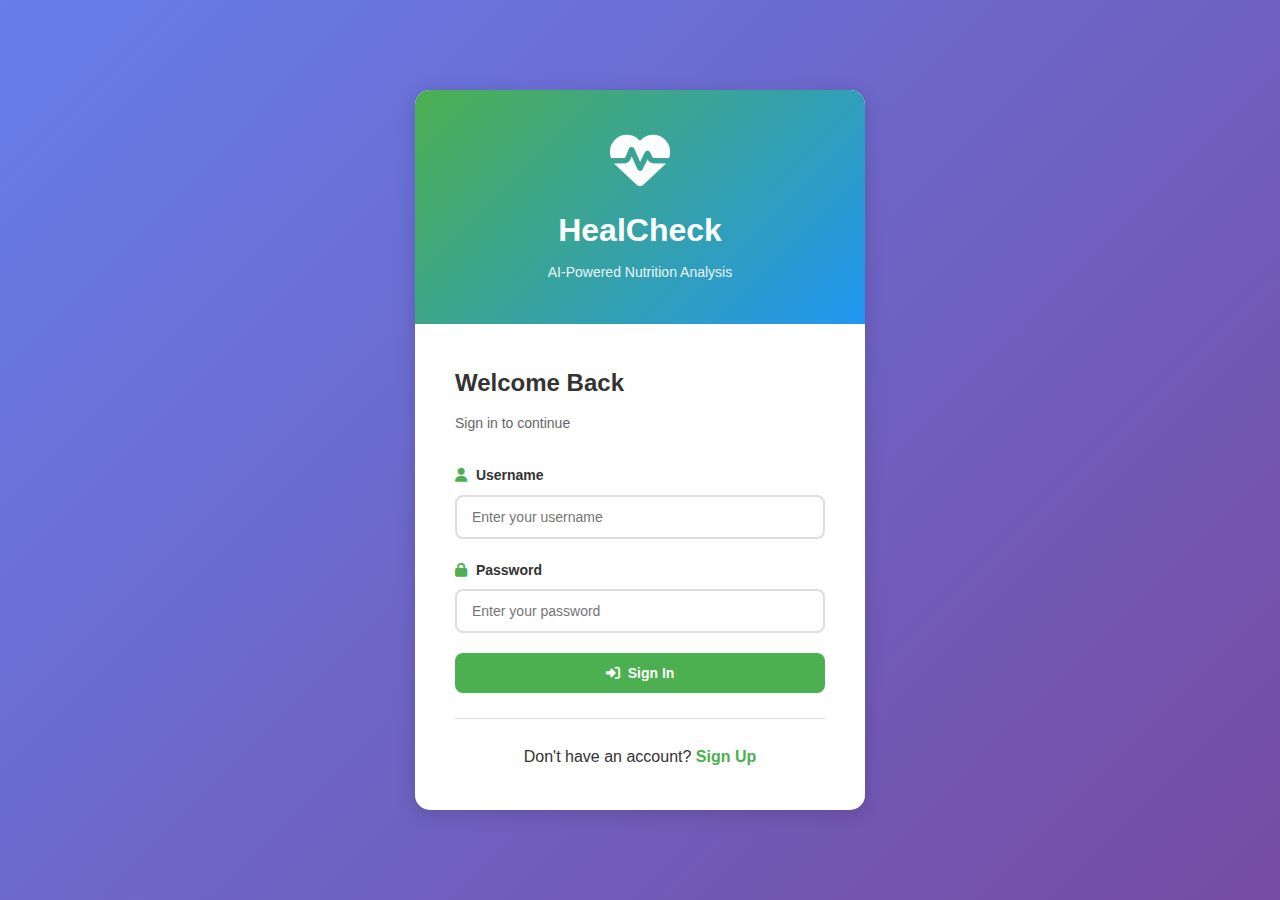
<file: index.html>
<!DOCTYPE html>
<html lang="en">

<head>
    <meta charset="UTF-8">
    <meta name="viewport" content="width=device-width, initial-scale=1.0">
    <title>HealCheck - Login</title>
    <link rel="stylesheet" href="css/styles.css">
    <link rel="stylesheet" href="https://cdnjs.cloudflare.com/ajax/libs/font-awesome/6.4.0/css/all.min.css">
</head>

<body class="auth-page">
    <div class="auth-container">
        <div class="auth-box">
            <div class="auth-logo">
                <i class="fas fa-heartbeat"></i>
                <h1>HealCheck</h1>
                <p>AI-Powered Nutrition Analysis</p>
            </div>

            <form id="loginForm" class="auth-form">
                <h2>Welcome Back</h2>
                <p class="subtitle">Sign in to continue</p>

                <div id="loginError" class="error-message" style="display: none;"></div>

                <div class="form-group">
                    <label for="username">
                        <i class="fas fa-user"></i>
                        Username
                    </label>
                    <input type="text" id="username" name="username" placeholder="Enter your username" required
                        autocomplete="username">
                </div>

                <div class="form-group">
                    <label for="password">
                        <i class="fas fa-lock"></i>
                        Password
                    </label>
                    <input type="password" id="password" name="password" placeholder="Enter your password" required
                        autocomplete="current-password">
                </div>

                <button type="submit" class="btn btn-primary btn-block">
                    <i class="fas fa-sign-in-alt"></i>
                    Sign In
                </button>

                <div class="auth-footer">
                    <p>Don't have an account? <a href="register.html">Sign Up</a></p>
                </div>
            </form>
        </div>
    </div>

    <script src="js/config.js"></script>
    <script src="js/auth.js"></script>
    <script src="js/login.js"></script>
</body>

</html>
</file>
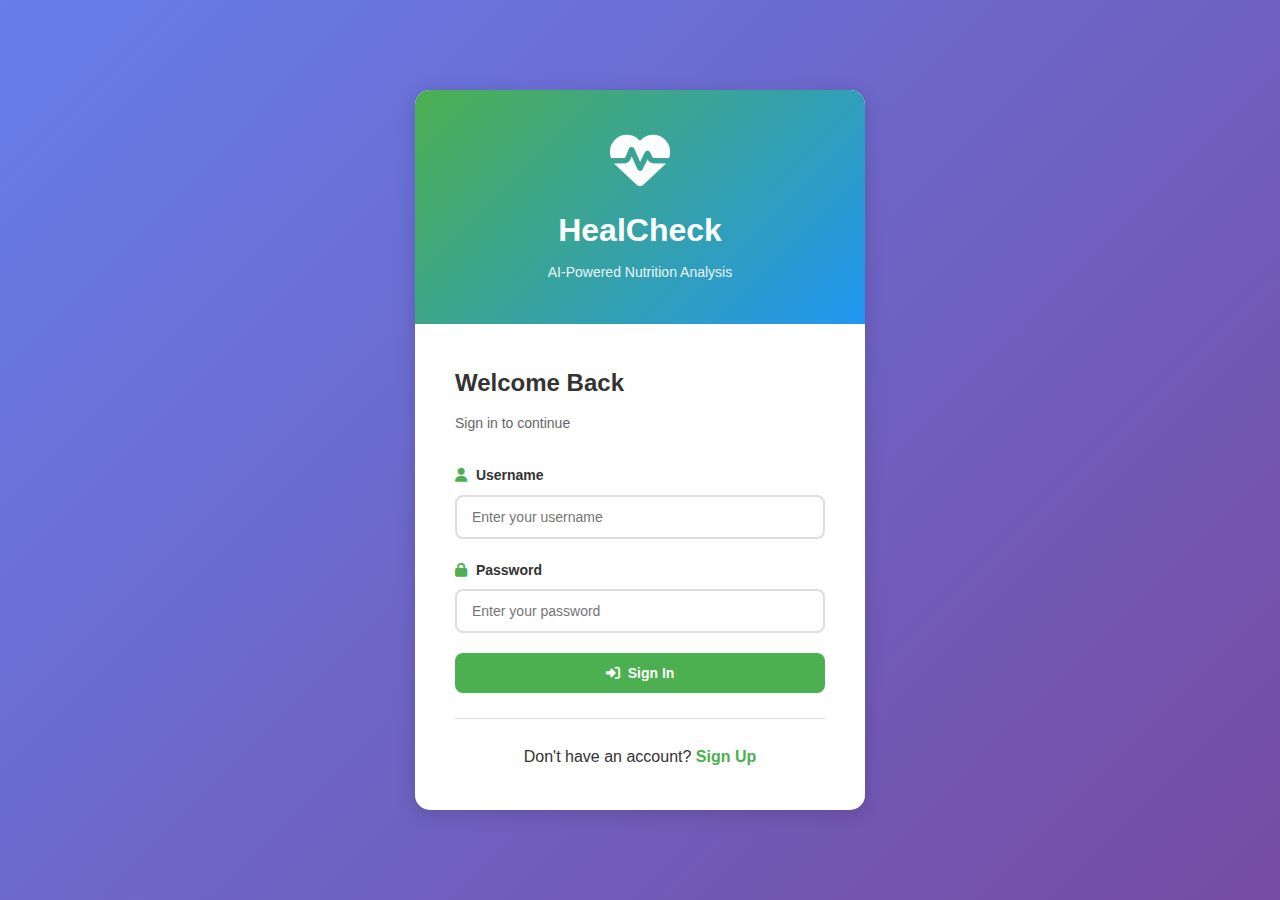
<file: dashboard.html>
<!DOCTYPE html>
<html lang="en">

<head>
    <meta charset="UTF-8">
    <meta name="viewport" content="width=device-width, initial-scale=1.0">
    <title>HealCheck - Dashboard</title>
    <link rel="stylesheet" href="css/styles.css">
    <link rel="stylesheet" href="https://cdnjs.cloudflare.com/ajax/libs/font-awesome/6.4.0/css/all.min.css">
</head>

<body>
    <!-- Navigation -->
    <nav class="navbar">
        <div class="nav-container">
            <div class="nav-brand">
                <i class="fas fa-heartbeat"></i>
                <span>HealCheck</span>
            </div>
            <ul class="nav-menu">
                <li><a href="dashboard.html" class="active"><i class="fas fa-home"></i> Dashboard</a></li>
                <li><a href="admin.html"><i class="fas fa-user-shield"></i> Admin</a></li>
                <li><a href="#" id="logoutBtn"><i class="fas fa-sign-out-alt"></i> Logout</a></li>
            </ul>
            <div class="nav-user">
                <i class="fas fa-user-circle"></i>
                <span id="userName">User</span>
            </div>
        </div>
    </nav>

    <!-- Main Content -->
    <main class="main-content">
        <div class="container">
            <!-- Welcome Section -->
            <section class="welcome-section">
                <h1>Welcome to HealCheck</h1>
                <p>Upload a food image to get instant AI-powered nutritional analysis</p>
            </section>

            <!-- Upload Section -->
            <section class="upload-section">
                <div class="upload-card">
                    <h2><i class="fas fa-camera"></i> Analyze Food Image</h2>

                    <form id="uploadForm" class="upload-form">
                        <div class="upload-area" id="uploadArea">
                            <div class="upload-icon">
                                <i class="fas fa-cloud-upload-alt"></i>
                            </div>
                            <p class="upload-text">Drag & Drop your food image here</p>
                            <p class="upload-subtext">or</p>
                            <label for="imageInput" class="btn btn-secondary">
                                <i class="fas fa-folder-open"></i> Browse Files
                            </label>
                            <input type="file" id="imageInput" name="image" accept="image/*" style="display: none;"
                                required>
                            <p class="upload-hint">Supported: JPG, PNG, GIF, WEBP (Max 10MB)</p>
                        </div>

                        <div id="imagePreview" class="image-preview" style="display: none;">
                            <img id="previewImg" src="" alt="Preview">
                            <button type="button" class="btn-remove" id="removeImage">
                                <i class="fas fa-times"></i>
                            </button>
                        </div>

                        <div id="uploadError" class="error-message" style="display: none;"></div>

                        <button type="submit" class="btn btn-primary btn-block" id="analyzeBtn">
                            <i class="fas fa-magic"></i> Analyze Image
                        </button>
                    </form>

                    <!-- Loading Spinner -->
                    <div id="loadingSpinner" class="loading-spinner" style="display: none;">
                        <div class="spinner"></div>
                        <p>Analyzing image with AI...</p>
                    </div>
                </div>
            </section>

            <!-- Results Section -->
            <section id="resultsSection" class="results-section" style="display: none;">
                <h2><i class="fas fa-chart-pie"></i> Nutritional Analysis Results</h2>

                <!-- Food Name Display -->
                <div class="food-name-card" id="foodNameCard" style="display: none;">
                    <div class="food-name-icon">
                        <i class="fas fa-utensils"></i>
                    </div>
                    <div class="food-name-info">
                        <h3>Detected Food</h3>
                        <p class="food-name-value" id="foodNameValue">--</p>
                    </div>
                </div>

                <div class="results-grid">
                    <!-- Nutrition Cards -->
                    <div class="nutrient-card calories">
                        <div class="nutrient-icon">
                            <i class="fas fa-fire"></i>
                        </div>
                        <div class="nutrient-info">
                            <h3>Calories</h3>
                            <p class="nutrient-value" id="caloriesValue">--</p>
                            <p class="nutrient-unit">kcal</p>
                        </div>
                    </div>

                    <div class="nutrient-card protein">
                        <div class="nutrient-icon">
                            <i class="fas fa-dumbbell"></i>
                        </div>
                        <div class="nutrient-info">
                            <h3>Protein</h3>
                            <p class="nutrient-value" id="proteinValue">--</p>
                            <p class="nutrient-unit">grams</p>
                        </div>
                    </div>

                    <div class="nutrient-card fat">
                        <div class="nutrient-icon">
                            <i class="fas fa-bacon"></i>
                        </div>
                        <div class="nutrient-info">
                            <h3>Fat</h3>
                            <p class="nutrient-value" id="fatValue">--</p>
                            <p class="nutrient-unit">grams</p>
                        </div>
                    </div>

                    <div class="nutrient-card carbs">
                        <div class="nutrient-icon">
                            <i class="fas fa-bread-slice"></i>
                        </div>
                        <div class="nutrient-info">
                            <h3>Carbohydrate</h3>
                            <p class="nutrient-value" id="carbsValue">--</p>
                            <p class="nutrient-unit">grams</p>
                        </div>
                    </div>
                </div>

                <!-- AI Suggestion -->
                <div class="suggestion-card">
                    <h3><i class="fas fa-lightbulb"></i> AI Health Suggestion</h3>
                    <p id="suggestionText">--</p>
                </div>

                <!-- Analysis Details -->
                <div class="details-card">
                    <h3><i class="fas fa-info-circle"></i> Analysis Details</h3>
                    <div class="details-grid">
                        <div class="detail-item">
                            <span class="detail-label">Image ID:</span>
                            <span class="detail-value" id="imageId">--</span>
                        </div>
                        <div class="detail-item">
                            <span class="detail-label">Analyzed:</span>
                            <span class="detail-value" id="analyzedDate">--</span>
                        </div>
                        <div class="detail-item">
                            <span class="detail-label">Confidence:</span>
                            <span class="detail-value">High</span>
                        </div>
                    </div>
                </div>
            </section>
        </div>
    </main>

    <script src="js/config.js"></script>
    <script src="js/auth.js"></script>
    <script src="js/dashboard.js"></script>
</body>

</html>
</file>
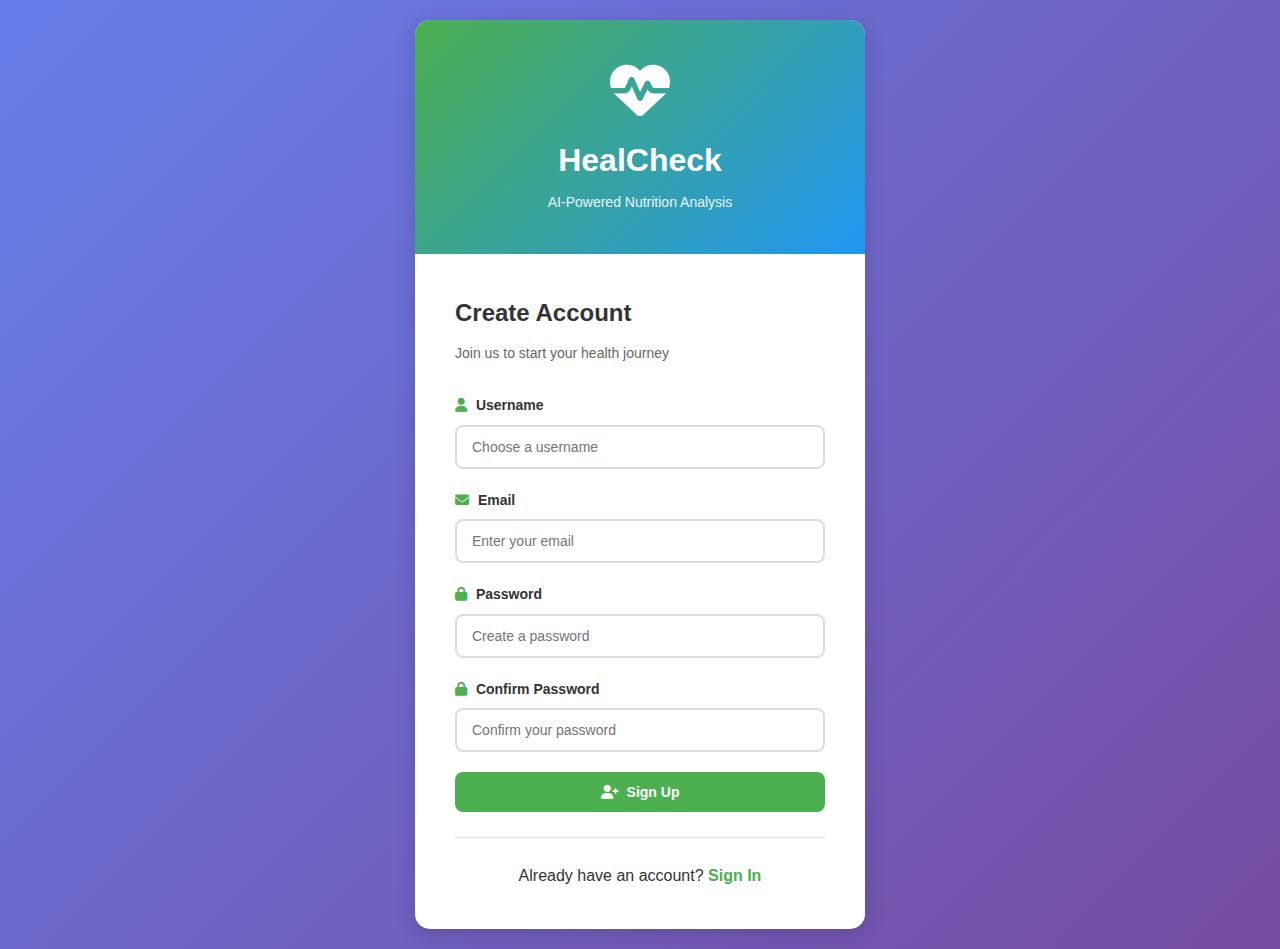
<file: register.html>
<!DOCTYPE html>
<html lang="en">

<head>
    <meta charset="UTF-8">
    <meta name="viewport" content="width=device-width, initial-scale=1.0">
    <title>HealCheck - Register</title>
    <link rel="stylesheet" href="css/styles.css">
    <link rel="stylesheet" href="https://cdnjs.cloudflare.com/ajax/libs/font-awesome/6.4.0/css/all.min.css">
</head>

<body class="auth-page">
    <div class="auth-container">
        <div class="auth-box">
            <div class="auth-logo">
                <i class="fas fa-heartbeat"></i>
                <h1>HealCheck</h1>
                <p>AI-Powered Nutrition Analysis</p>
            </div>

            <form id="registerForm" class="auth-form">
                <h2>Create Account</h2>
                <p class="subtitle">Join us to start your health journey</p>

                <div id="registerError" class="error-message" style="display: none;"></div>
                <div id="registerSuccess" class="success-message" style="display: none;"></div>

                <div class="form-group">
                    <label for="username">
                        <i class="fas fa-user"></i>
                        Username
                    </label>
                    <input type="text" id="username" name="username" placeholder="Choose a username" required
                        minlength="3" autocomplete="username">
                </div>

                <div class="form-group">
                    <label for="email">
                        <i class="fas fa-envelope"></i>
                        Email
                    </label>
                    <input type="email" id="email" name="email" placeholder="Enter your email" autocomplete="email">
                </div>

                <div class="form-group">
                    <label for="password">
                        <i class="fas fa-lock"></i>
                        Password
                    </label>
                    <input type="password" id="password" name="password" placeholder="Create a password" required
                        minlength="6" autocomplete="new-password">
                </div>

                <div class="form-group">
                    <label for="confirmPassword">
                        <i class="fas fa-lock"></i>
                        Confirm Password
                    </label>
                    <input type="password" id="confirmPassword" name="confirmPassword"
                        placeholder="Confirm your password" required minlength="6" autocomplete="new-password">
                </div>

                <button type="submit" class="btn btn-primary btn-block">
                    <i class="fas fa-user-plus"></i>
                    Sign Up
                </button>

                <div class="auth-footer">
                    <p>Already have an account? <a href="index.html">Sign In</a></p>
                </div>
            </form>
        </div>
    </div>

    <script src="js/config.js"></script>
    <script src="js/auth.js"></script>
    <script src="js/register.js"></script>
</body>

</html>
</file>
<file: css/styles.css>
/* ===========================
   Global Styles
   =========================== */
:root {
    --primary-color: #4CAF50;
    --secondary-color: #2196F3;
    --danger-color: #f44336;
    --warning-color: #ff9800;
    --success-color: #4CAF50;
    --dark-color: #333;
    --light-color: #f4f4f4;
    --border-color: #ddd;
    --shadow: 0 2px 10px rgba(0, 0, 0, 0.1);
    --shadow-lg: 0 4px 20px rgba(0, 0, 0, 0.15);
}

* {
    margin: 0;
    padding: 0;
    box-sizing: border-box;
}

body {
    font-family: 'Segoe UI', Tahoma, Geneva, Verdana, sans-serif;
    line-height: 1.6;
    color: var(--dark-color);
    background: linear-gradient(135deg, #667eea 0%, #764ba2 100%);
    min-height: 100vh;
}

.container {
    max-width: 1200px;
    margin: 0 auto;
    padding: 20px;
}

/* ===========================
   Authentication Pages
   =========================== */
.auth-page {
    display: flex;
    justify-content: center;
    align-items: center;
    min-height: 100vh;
    padding: 20px;
}

.auth-container {
    width: 100%;
    max-width: 450px;
}

.auth-box {
    background: white;
    border-radius: 15px;
    box-shadow: var(--shadow-lg);
    overflow: hidden;
}

.auth-logo {
    background: linear-gradient(135deg, var(--primary-color), var(--secondary-color));
    color: white;
    text-align: center;
    padding: 40px 20px;
}

.auth-logo i {
    font-size: 60px;
    margin-bottom: 15px;
}

.auth-logo h1 {
    font-size: 32px;
    margin-bottom: 5px;
}

.auth-logo p {
    opacity: 0.9;
    font-size: 14px;
}

.auth-form {
    padding: 40px;
}

.auth-form h2 {
    margin-bottom: 10px;
    color: var(--dark-color);
}

.auth-form .subtitle {
    color: #666;
    margin-bottom: 30px;
    font-size: 14px;
}

.form-group {
    margin-bottom: 20px;
}

.form-group label {
    display: block;
    margin-bottom: 8px;
    color: var(--dark-color);
    font-weight: 500;
    font-size: 14px;
}

.form-group label i {
    margin-right: 5px;
    color: var(--primary-color);
}

.form-group input {
    width: 100%;
    padding: 12px 15px;
    border: 2px solid var(--border-color);
    border-radius: 8px;
    font-size: 14px;
    transition: border-color 0.3s;
}

.form-group input:focus {
    outline: none;
    border-color: var(--primary-color);
}

.btn {
    padding: 12px 24px;
    border: none;
    border-radius: 8px;
    font-size: 14px;
    font-weight: 600;
    cursor: pointer;
    transition: all 0.3s;
    display: inline-flex;
    align-items: center;
    gap: 8px;
    text-decoration: none;
}

.btn:hover {
    transform: translateY(-2px);
    box-shadow: var(--shadow);
}

.btn-primary {
    background: var(--primary-color);
    color: white;
}

.btn-primary:hover {
    background: #45a049;
}

.btn-secondary {
    background: var(--secondary-color);
    color: white;
}

.btn-success {
    background: var(--success-color);
    color: white;
}

.btn-block {
    width: 100%;
    justify-content: center;
}

.auth-footer {
    text-align: center;
    margin-top: 25px;
    padding-top: 25px;
    border-top: 1px solid var(--border-color);
}

.auth-footer a {
    color: var(--primary-color);
    text-decoration: none;
    font-weight: 600;
}

.auth-footer a:hover {
    text-decoration: underline;
}

.error-message {
    background: #ffebee;
    color: var(--danger-color);
    padding: 12px 15px;
    border-radius: 8px;
    margin-bottom: 20px;
    font-size: 14px;
    border-left: 4px solid var(--danger-color);
}

.success-message {
    background: #e8f5e9;
    color: var(--success-color);
    padding: 12px 15px;
    border-radius: 8px;
    margin-bottom: 20px;
    font-size: 14px;
    border-left: 4px solid var(--success-color);
}

/* ===========================
   Navigation
   =========================== */
.navbar {
    background: white;
    box-shadow: var(--shadow);
    position: sticky;
    top: 0;
    z-index: 1000;
}

.nav-container {
    max-width: 1200px;
    margin: 0 auto;
    padding: 15px 20px;
    display: flex;
    justify-content: space-between;
    align-items: center;
}

.nav-brand {
    display: flex;
    align-items: center;
    gap: 10px;
    font-size: 24px;
    font-weight: bold;
    color: var(--primary-color);
}

.nav-brand i {
    font-size: 28px;
}

.nav-menu {
    display: flex;
    list-style: none;
    gap: 10px;
}

.nav-menu a {
    padding: 10px 20px;
    text-decoration: none;
    color: var(--dark-color);
    border-radius: 8px;
    transition: all 0.3s;
    display: flex;
    align-items: center;
    gap: 8px;
}

.nav-menu a:hover,
.nav-menu a.active {
    background: var(--primary-color);
    color: white;
}

.nav-user {
    display: flex;
    align-items: center;
    gap: 10px;
    color: var(--dark-color);
    font-weight: 500;
}

.nav-user i {
    font-size: 24px;
    color: var(--primary-color);
}

/* ===========================
   Main Content
   =========================== */
.main-content {
    background: white;
    min-height: calc(100vh - 70px);
}

.welcome-section {
    text-align: center;
    padding: 40px 20px;
    background: linear-gradient(135deg, var(--primary-color), var(--secondary-color));
    color: white;
    margin-bottom: 30px;
}

.welcome-section h1 {
    font-size: 36px;
    margin-bottom: 10px;
}

/* ===========================
   Upload Section
   =========================== */
.upload-section {
    margin-bottom: 40px;
}

.upload-card {
    background: white;
    border-radius: 15px;
    padding: 30px;
    box-shadow: var(--shadow);
}

.upload-card h2 {
    margin-bottom: 25px;
    color: var(--dark-color);
    display: flex;
    align-items: center;
    gap: 10px;
}

.upload-area {
    border: 3px dashed var(--border-color);
    border-radius: 15px;
    padding: 60px 20px;
    text-align: center;
    transition: all 0.3s;
    cursor: pointer;
}

.upload-area:hover {
    border-color: var(--primary-color);
    background: #f9f9f9;
}

.upload-area.dragover {
    border-color: var(--primary-color);
    background: #e8f5e9;
}

.upload-icon i {
    font-size: 64px;
    color: var(--primary-color);
    margin-bottom: 20px;
}

.upload-text {
    font-size: 18px;
    font-weight: 600;
    color: var(--dark-color);
    margin-bottom: 10px;
}

.upload-subtext {
    color: #666;
    margin: 15px 0;
}

.upload-hint {
    font-size: 12px;
    color: #999;
    margin-top: 15px;
}

.image-preview {
    position: relative;
    margin: 20px 0;
    border-radius: 15px;
    overflow: hidden;
    box-shadow: var(--shadow);
}

.image-preview img {
    width: 100%;
    max-height: 400px;
    object-fit: contain;
    background: #f9f9f9;
}

.btn-remove {
    position: absolute;
    top: 10px;
    right: 10px;
    background: var(--danger-color);
    color: white;
    border: none;
    width: 40px;
    height: 40px;
    border-radius: 50%;
    cursor: pointer;
    font-size: 18px;
    transition: all 0.3s;
}

.btn-remove:hover {
    background: #d32f2f;
    transform: scale(1.1);
}

.loading-spinner {
    text-align: center;
    padding: 40px;
}

.spinner {
    width: 60px;
    height: 60px;
    border: 6px solid var(--light-color);
    border-top-color: var(--primary-color);
    border-radius: 50%;
    animation: spin 1s linear infinite;
    margin: 0 auto 20px;
}

@keyframes spin {
    to {
        transform: rotate(360deg);
    }
}

/* ===========================
   Results Section
   =========================== */
.results-section {
    margin-top: 40px;
}

.results-section h2 {
    margin-bottom: 25px;
    color: var(--dark-color);
    display: flex;
    align-items: center;
    gap: 10px;
}

.results-grid {
    display: grid;
    grid-template-columns: repeat(auto-fit, minmax(250px, 1fr));
    gap: 20px;
    margin-bottom: 30px;
}

.nutrient-card {
    background: white;
    border-radius: 15px;
    padding: 25px;
    box-shadow: var(--shadow);
    display: flex;
    align-items: center;
    gap: 20px;
    transition: all 0.3s;
}

.nutrient-card:hover {
    transform: translateY(-5px);
    box-shadow: var(--shadow-lg);
}

.nutrient-icon {
    width: 60px;
    height: 60px;
    border-radius: 50%;
    display: flex;
    align-items: center;
    justify-content: center;
    font-size: 28px;
    color: white;
}

.nutrient-card.calories .nutrient-icon {
    background: linear-gradient(135deg, #ff6b6b, #ee5a6f);
}

.nutrient-card.protein .nutrient-icon {
    background: linear-gradient(135deg, #4facfe, #00f2fe);
}

.nutrient-card.fat .nutrient-icon {
    background: linear-gradient(135deg, #f093fb, #f5576c);
}

.nutrient-card.carbs .nutrient-icon {
    background: linear-gradient(135deg, #fa709a, #fee140);
}

.nutrient-info h3 {
    font-size: 14px;
    color: #666;
    margin-bottom: 5px;
}

.nutrient-value {
    font-size: 32px;
    font-weight: bold;
    color: var(--dark-color);
    margin: 5px 0;
}

.nutrient-unit {
    font-size: 12px;
    color: #999;
}

.suggestion-card,
.details-card {
    background: white;
    border-radius: 15px;
    padding: 25px;
    box-shadow: var(--shadow);
    margin-bottom: 20px;
}

.suggestion-card h3,
.details-card h3 {
    display: flex;
    align-items: center;
    gap: 10px;
    margin-bottom: 15px;
    color: var(--dark-color);
}

.suggestion-card p {
    color: #666;
    line-height: 1.8;
}

.details-grid {
    display: grid;
    grid-template-columns: repeat(auto-fit, minmax(200px, 1fr));
    gap: 15px;
}

.detail-item {
    display: flex;
    justify-content: space-between;
    padding: 10px;
    background: var(--light-color);
    border-radius: 8px;
}

.detail-label {
    font-weight: 600;
    color: #666;
}

.detail-value {
    color: var(--dark-color);
}

/* ===========================
   History Section
   =========================== */
.history-section {
    margin-bottom: 40px;
}

.history-section h2 {
    margin-bottom: 25px;
    color: var(--dark-color);
    display: flex;
    align-items: center;
    gap: 10px;
}

.history-grid {
    display: grid;
    grid-template-columns: repeat(auto-fill, minmax(280px, 1fr));
    gap: 20px;
}

.history-card {
    background: white;
    border-radius: 15px;
    padding: 20px;
    box-shadow: var(--shadow);
    cursor: pointer;
    transition: all 0.3s;
    display: flex;
    gap: 15px;
}

.history-card:hover {
    transform: translateY(-2px);
    box-shadow: var(--shadow-lg);
}

.history-image {
    flex-shrink: 0;
}

.history-image img {
    width: 80px;
    height: 80px;
    object-fit: cover;
    border-radius: 10px;
}

.history-info {
    flex: 1;
}

.history-info h4 {
    margin-bottom: 5px;
    color: var(--dark-color);
    font-size: 16px;
}

.history-date {
    color: #666;
    font-size: 14px;
    margin-bottom: 5px;
}

.history-calories {
    color: var(--primary-color);
    font-weight: 600;
    font-size: 14px;
}

/* ===========================
   Admin Panel
   =========================== */
.admin-header {
    text-align: center;
    padding: 40px 20px;
}

.admin-header h1 {
    font-size: 36px;
    color: var(--dark-color);
    display: flex;
    align-items: center;
    justify-content: center;
    gap: 15px;
}

.stats-section,
.config-section,
.activities-section,
.settings-section {
    margin-bottom: 40px;
}

.stats-section h2,
.config-section h2,
.activities-section h2,
.settings-section h2 {
    margin-bottom: 20px;
    color: var(--dark-color);
}

.stats-grid {
    display: grid;
    grid-template-columns: repeat(auto-fit, minmax(250px, 1fr));
    gap: 20px;
}

.stat-card {
    background: white;
    border-radius: 15px;
    padding: 25px;
    box-shadow: var(--shadow);
    display: flex;
    align-items: center;
    gap: 20px;
}

.stat-icon {
    width: 60px;
    height: 60px;
    border-radius: 50%;
    display: flex;
    align-items: center;
    justify-content: center;
    font-size: 28px;
    color: white;
}

.stat-icon.blue {
    background: linear-gradient(135deg, #667eea, #764ba2);
}

.stat-icon.green {
    background: linear-gradient(135deg, #56ab2f, #a8e063);
}

.stat-icon.orange {
    background: linear-gradient(135deg, #f12711, #f5af19);
}

.stat-icon.purple {
    background: linear-gradient(135deg, #c33764, #1d2671);
}

.stat-info h3 {
    font-size: 14px;
    color: #666;
    margin-bottom: 5px;
}

.stat-value {
    font-size: 32px;
    font-weight: bold;
    color: var(--dark-color);
}

.config-card,
.activities-card,
.settings-card {
    background: white;
    border-radius: 15px;
    padding: 25px;
    box-shadow: var(--shadow);
}

.config-item {
    margin-bottom: 20px;
}

.config-item label {
    display: block;
    font-weight: 600;
    margin-bottom: 8px;
    color: var(--dark-color);
}

.form-control {
    width: 100%;
    padding: 12px 15px;
    border: 2px solid var(--border-color);
    border-radius: 8px;
    font-size: 14px;
}

.status-badge {
    display: flex;
    align-items: center;
    gap: 10px;
    padding: 10px 15px;
    background: var(--light-color);
    border-radius: 8px;
}

.status-indicator {
    width: 12px;
    height: 12px;
    border-radius: 50%;
    animation: pulse 2s infinite;
}

.status-indicator.online {
    background: var(--success-color);
}

.status-indicator.offline {
    background: var(--danger-color);
}

@keyframes pulse {

    0%,
    100% {
        opacity: 1;
    }

    50% {
        opacity: 0.5;
    }
}

.activity-filters {
    display: flex;
    gap: 10px;
    margin-bottom: 20px;
}

.filter-btn {
    padding: 8px 16px;
    border: 2px solid var(--border-color);
    background: white;
    border-radius: 8px;
    cursor: pointer;
    transition: all 0.3s;
}

.filter-btn.active,
.filter-btn:hover {
    background: var(--primary-color);
    color: white;
    border-color: var(--primary-color);
}

.activities-list {
    max-height: 400px;
    overflow-y: auto;
}

.activity-item {
    display: flex;
    align-items: center;
    gap: 15px;
    padding: 15px;
    border-bottom: 1px solid var(--border-color);
}

.activity-item:last-child {
    border-bottom: none;
}

.activity-icon {
    width: 40px;
    height: 40px;
    border-radius: 50%;
    background: var(--light-color);
    display: flex;
    align-items: center;
    justify-content: center;
    color: var(--primary-color);
}

.activity-title {
    font-weight: 600;
    color: var(--dark-color);
    margin-bottom: 3px;
}

.activity-time {
    font-size: 12px;
    color: #999;
}

.setting-item {
    display: flex;
    justify-content: space-between;
    align-items: center;
    padding: 20px 0;
    border-bottom: 1px solid var(--border-color);
}

.setting-item:last-child {
    border-bottom: none;
}

.setting-info h4 {
    margin-bottom: 5px;
    color: var(--dark-color);
}

.setting-info p {
    font-size: 14px;
    color: #666;
}

/* Toggle Switch */
.switch {
    position: relative;
    display: inline-block;
    width: 60px;
    height: 30px;
}

.switch input {
    opacity: 0;
    width: 0;
    height: 0;
}

.slider {
    position: absolute;
    cursor: pointer;
    top: 0;
    left: 0;
    right: 0;
    bottom: 0;
    background-color: #ccc;
    transition: 0.4s;
    border-radius: 30px;
}

.slider:before {
    position: absolute;
    content: "";
    height: 22px;
    width: 22px;
    left: 4px;
    bottom: 4px;
    background-color: white;
    transition: 0.4s;
    border-radius: 50%;
}

input:checked+.slider {
    background-color: var(--primary-color);
}

input:checked+.slider:before {
    transform: translateX(30px);
}

/* ===========================
   CRUD Section Styles
   =========================== */
.crud-section {
    margin-bottom: 40px;
}

.crud-tabs {
    display: flex;
    gap: 10px;
    margin-bottom: 20px;
}

.tab-btn {
    flex: 1;
    padding: 15px 25px;
    border: 2px solid var(--border-color);
    background: white;
    border-radius: 10px;
    cursor: pointer;
    font-size: 16px;
    font-weight: 600;
    transition: all 0.3s;
    display: flex;
    align-items: center;
    justify-content: center;
    gap: 10px;
}

.tab-btn:hover {
    background: var(--light-color);
}

.tab-btn.active {
    background: var(--primary-color);
    color: white;
    border-color: var(--primary-color);
}

.tab-content {
    display: none;
    background: white;
    border-radius: 15px;
    padding: 25px;
    box-shadow: var(--shadow);
}

.tab-content.active {
    display: block;
}

.crud-header {
    display: flex;
    justify-content: space-between;
    align-items: center;
    margin-bottom: 20px;
    flex-wrap: wrap;
    gap: 15px;
}

.crud-header h2 {
    margin: 0;
    color: var(--dark-color);
}

.filter-group {
    display: flex;
    gap: 10px;
}

.filter-group .form-control {
    max-width: 300px;
}

.table-container {
    overflow-x: auto;
}

.data-table {
    width: 100%;
    border-collapse: collapse;
    margin-top: 20px;
}

.data-table thead {
    background: var(--primary-color);
    color: white;
}

.data-table th,
.data-table td {
    padding: 12px 15px;
    text-align: left;
    border-bottom: 1px solid var(--border-color);
}

.data-table th {
    font-weight: 600;
    text-transform: uppercase;
    font-size: 14px;
}

.data-table tbody tr:hover {
    background: var(--light-color);
}

.data-table td.text-center {
    text-align: center;
    color: #666;
}

.action-btn {
    padding: 6px 12px;
    margin: 0 3px;
    border: none;
    border-radius: 5px;
    cursor: pointer;
    font-size: 14px;
    transition: all 0.3s;
}

.action-btn.edit {
    background: var(--secondary-color);
    color: white;
}

.action-btn.delete {
    background: var(--danger-color);
    color: white;
}

.action-btn.view {
    background: var(--warning-color);
    color: white;
}

.action-btn:hover {
    opacity: 0.8;
    transform: translateY(-2px);
}

.image-thumbnail {
    width: 60px;
    height: 60px;
    object-fit: cover;
    border-radius: 8px;
    cursor: pointer;
}

/* Modal Styles */
.modal {
    display: none;
    position: fixed;
    z-index: 1000;
    left: 0;
    top: 0;
    width: 100%;
    height: 100%;
    overflow: auto;
    background-color: rgba(0, 0, 0, 0.5);
}

.modal-content {
    background-color: white;
    margin: 5% auto;
    padding: 0;
    border-radius: 15px;
    width: 90%;
    max-width: 600px;
    box-shadow: var(--shadow-lg);
}

.modal-header {
    display: flex;
    justify-content: space-between;
    align-items: center;
    padding: 20px 25px;
    border-bottom: 2px solid var(--border-color);
}

.modal-header h2 {
    margin: 0;
    color: var(--dark-color);
}

.close {
    color: #aaa;
    font-size: 28px;
    font-weight: bold;
    cursor: pointer;
    transition: color 0.3s;
}

.close:hover,
.close:focus {
    color: var(--dark-color);
}

.modal-body {
    padding: 25px;
}

.form-group {
    margin-bottom: 20px;
}

.form-group label {
    display: block;
    font-weight: 600;
    margin-bottom: 8px;
    color: var(--dark-color);
}

.form-group .required {
    color: var(--danger-color);
}

.form-actions {
    display: flex;
    justify-content: flex-end;
    gap: 10px;
    margin-top: 25px;
}

.image-preview-container {
    text-align: center;
    margin-bottom: 20px;
}

.image-preview-container img {
    max-width: 100%;
    max-height: 400px;
    border-radius: 10px;
    box-shadow: var(--shadow);
}

.image-info {
    background: var(--light-color);
    padding: 20px;
    border-radius: 10px;
    margin-top: 15px;
}

.image-info p {
    margin-bottom: 10px;
    line-height: 1.8;
}

.image-info strong {
    color: var(--dark-color);
    margin-right: 10px;
}

.ai-suggestion {
    background: white;
    padding: 15px;
    border-radius: 8px;
    margin-top: 10px;
    white-space: pre-wrap;
    word-wrap: break-word;
    max-height: 200px;
    overflow-y: auto;
}

/* ===========================
   Food Name Card Styles
   =========================== */
.food-name-card {
    background: white;
    border-radius: 15px;
    padding: 25px;
    box-shadow: var(--shadow);
    margin-bottom: 20px;
    border-left: 5px solid var(--primary-color);
    transition: all 0.3s;
}

.food-name-card:hover {
    transform: translateY(-3px);
    box-shadow: var(--shadow-lg);
}

.food-name-card h3 {
    display: flex;
    align-items: center;
    gap: 10px;
    margin-bottom: 15px;
    color: var(--dark-color);
    font-size: 18px;
}

.food-name-card .food-name {
    font-size: 24px;
    font-weight: bold;
    color: var(--primary-color);
    background: linear-gradient(135deg, var(--primary-color), var(--secondary-color));
    -webkit-background-clip: text;
    -webkit-text-fill-color: transparent;
    background-clip: text;
    margin: 10px 0;
    padding: 10px 0;
    border-bottom: 2px solid var(--light-color);
}

.food-name-card .food-name.empty {
    color: #999;
    font-style: italic;
    -webkit-text-fill-color: #999;
}

.food-name-card p {
    color: #666;
    line-height: 1.6;
    margin-bottom: 15px;
}

.food-name-card .food-icon {
    font-size: 32px;
    color: var(--primary-color);
    margin-right: 10px;
}

/* ===========================
   Responsive Design
   =========================== */
@media (max-width: 768px) {
    .nav-menu {
        flex-direction: column;
        gap: 5px;
    }

    .stats-grid,
    .results-grid {
        grid-template-columns: 1fr;
    }

    .auth-form {
        padding: 30px 20px;
    }

    .welcome-section h1 {
        font-size: 28px;
    }
}
</file>
